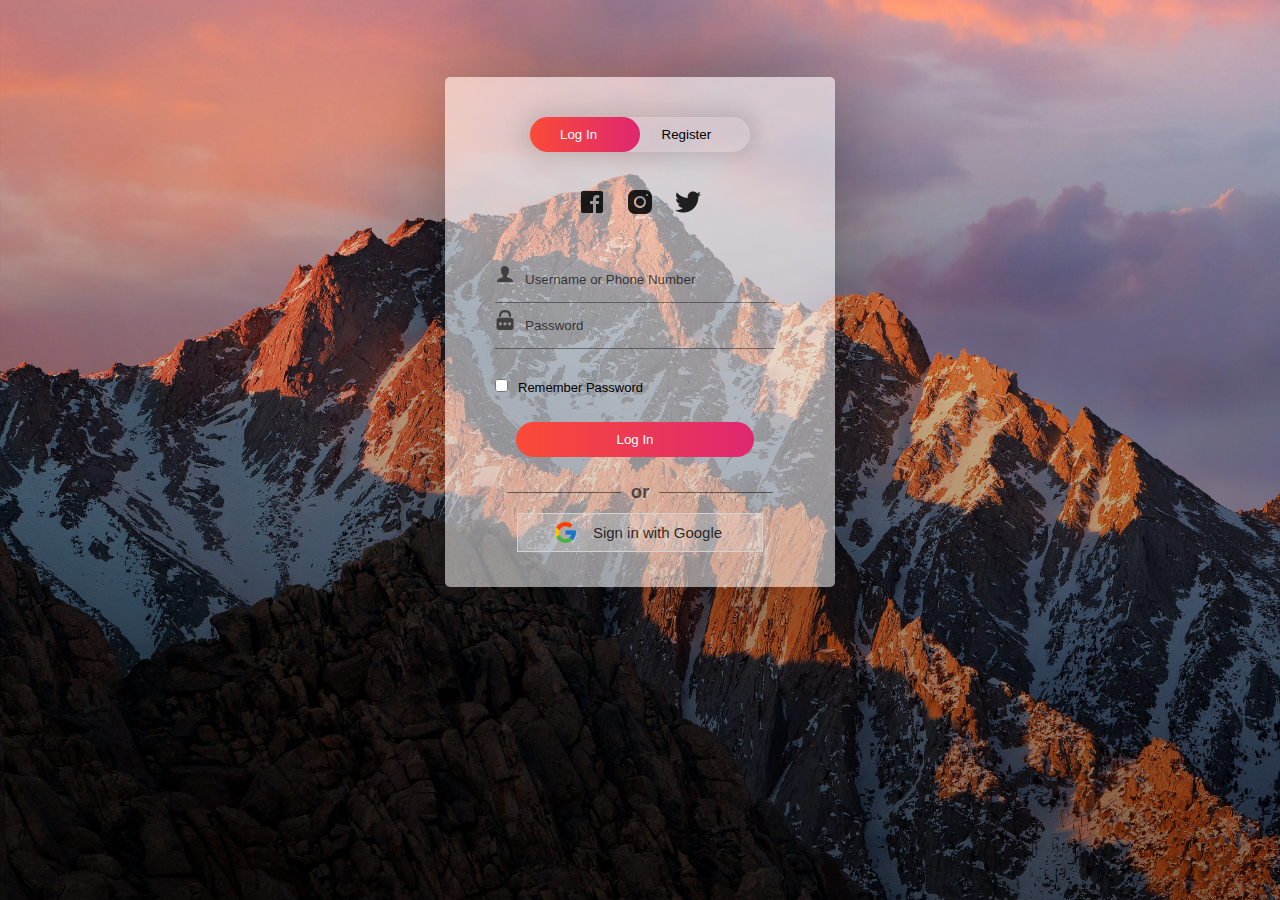
<file: login.html>
<!DOCTYPE html>
<html>
<head>
	<link rel="shortcut icon" type="png" href="images/icon/favicon.png">
	<title>Login SignUp</title>
	<link rel="stylesheet" type="text/css" href="loginStyle.css">
	<script src="https://ajax.googleapis.com/ajax/libs/jquery/3.4.1/jquery.min.js"></script>

  <script>
  $(document).ready(function(){
    $("form").submit(function(){
      alert("Great Job !");
    });
  });
  </script>
</head>
<body>
		<div class="form-box">
			<div class="button-box">
				<div id="btn"></div>
				<button type="button" class="toggle-btn" id="log" onclick="login()" style="color: #fff;">Log In</button>
				<button type="button" class="toggle-btn" id="reg" onclick="register()">Register</button>
			</div>
			<div class="social-icons">
				<img src="images/icon/fb2.png">
				<img src="images/icon/insta2.png">
				<img src="images/icon/tt2.png">
			</div>
		
			<form id="login" class="input-group" action="index.html">
				<div class="inp">
					<img src="images/icon/user.png"><input type="text" id="email" class="input-field" placeholder="Username or Phone Number" style="width: 88%; border:none;" required="required">
				</div>
				<div class="inp">
					<img src="images/icon/password.png"><input type="password" id="password" class="input-field" placeholder="Password" style="width: 88%; border: none;" required="required">
				</div>
				<input type="checkbox" class="check-box">Remember Password
				<button type="submit" class="submit-btn">Log In</button>
			</form>


			<div class="other" id="other">
				<div class="instead">
					<h3>or</h3>
				</div>
				<button class="connect" onclick="google()">
					<img src="images/icon/google.png"><span>Sign in with Google</span>
				</button>
			</div>
			
			<form id="register" class="input-group">
				<input type="text" class="input-field" placeholder="Full Name" required="required">
				<input type="email" class="input-field" placeholder="Email Address" required="required">
				<input type="password" class="input-field" placeholder="Create Password" name="psame" required="required">
				<input type="password" class="input-field" placeholder="Confirm Password" name="psame" required="required">
				<input type="checkbox" class="check-box" id="chkAgree" onclick="goFurther()">I agree to the Terms & Conditions
				<button type="submit" id="btnSubmit" class="submit-btn reg-btn">Register</button>
			</form>
		</div>
		<script type="text/javascript" src="script.js"></script>
</body>
</html>
</file>
<file: loginStyle.css>
* {
	margin: 0;
	padding: 0;
	font-family: sans-serif;
}

body {
	background-image: linear-gradient(rgba(0,0,0,0),rgba(0,0,0,0.5)),url("images/extra/backwallpaper.jpg");
	background-size: cover;
	background-attachment: fixed;
	display: flex;
	justify-content: center;
}
.logo {
	display: flex;
	justify-content: center;
}
.logo img {
	width: 100px;
}
.form-box
{
	width: 380px;
	height: 500px;
	position: relative;
	margin: 6% auto;
	background: #fff8;
	padding: 5px;
	border-radius: 5px;
	overflow: hidden;
	box-shadow: 0px 0px 100px rgba(0,0,0,0.4);
}

.button-box
{
	width: 220px;
	margin: 35px auto;
	position: relative;
	box-shadow: 0 0 20px 9px rgba(0,0,0,.1);
	border-radius: 30px;
}

.toggle-btn
{
	padding: 10px 30px;
	cursor: pointer;
	background: transparent;
	position: relative;
	border: 0;
	outline: none;
}

#btn
{
	top: 0;
	left: 0;
	position: absolute;
	width: 110px;
	height: 100%;
	background: linear-gradient(to right, #FA4B37, #DF2771);
	border-radius: 30px;
	transition: 0.5s;
}
.social-icons
{
	margin: 30px auto;
	text-align: center;
}
.social-icons img
{
	width: 30px;
	margin: 0 7px;
	cursor: pointer;
	opacity: 0.85;
}

.input-group
{
	top: 180px;
	position: absolute;
	width: 280px;
	transition: .5s;
	font-size: 13px;
	color: #010101;
}
.inp {
	border-bottom: 1px solid rgba(0,0,0,0.4);
	justify-content: center;
}
.inp img{
	width: 20px;
	padding-right: 10px;
}
.input-field
{
	width: 100%;
	padding: 10px 0;
	margin: 5px 0;
	border-left: 0;
	border-right: 0;
	border-top: 0;
	border-bottom: 1px solid rgba(0,0,0,0.4);
	outline: none;
	background: transparent;
	color: rgba(0,0,0);
}
::placeholder { 
	color: rgba(0,0,0,0.7);
	
}
#register .input-field {
	color: rgba(0,0,0,0.8);
}
.submit-btn
{
	width: 85%;
	padding: 10px 30px;
	cursor: pointer;
	display: block;
	margin: auto;
	background: linear-gradient(to right, #FA4B37, #DF2771);
	color: #fff;
	border: 0;
	outline: none;
	border-radius: 30px;
}

.reg-btn {
	background: lightgray;
}
.check-box
{
	cursor: pointer;
	margin: 30px 10px 30px 0;
}

.instead {
	margin-top: 10px;
}
.instead h3 {
    overflow: hidden;
    text-align: center;
    color: rgba(0,0,0,0.6);
}
.instead h3:before,
.instead h3:after {
    background-color: rgba(0,0,0,0.5);
    content: "";
    display: inline-block;
    height: 1px;
    position: relative;
    vertical-align: middle;
    width: 50%;
}
.instead h3:before {
    right: 0.5em;
    margin-left: -50%;
}
.instead h3:after {
    left: 0.5em;
    margin-right: -50%;
}
span
{
	color: rgba(0,0,0,0.8);
	font-size: 12px;
}

#login
{
	left: 50px;
}
#register
{
	left: 450px;
}

.other {
	display: grid;
	justify-content: center;
	margin-top: 250px;
}

.connect {
	display: flex;
	margin: 10px;
	padding: 0px 30px;
	align-items: center;
	text-align: center;
	justify-content: center;
	border: 1px solid lightgray;
	cursor: pointer;
	outline: none;
	
	background: #fff3;
}
.connect:hover {
	background: #fff8;
}
.connect img {
	padding: 5px;
	width: 25px;
}
.connect span {
	padding: 10px;
	font-size: 15px;
}
</file>
